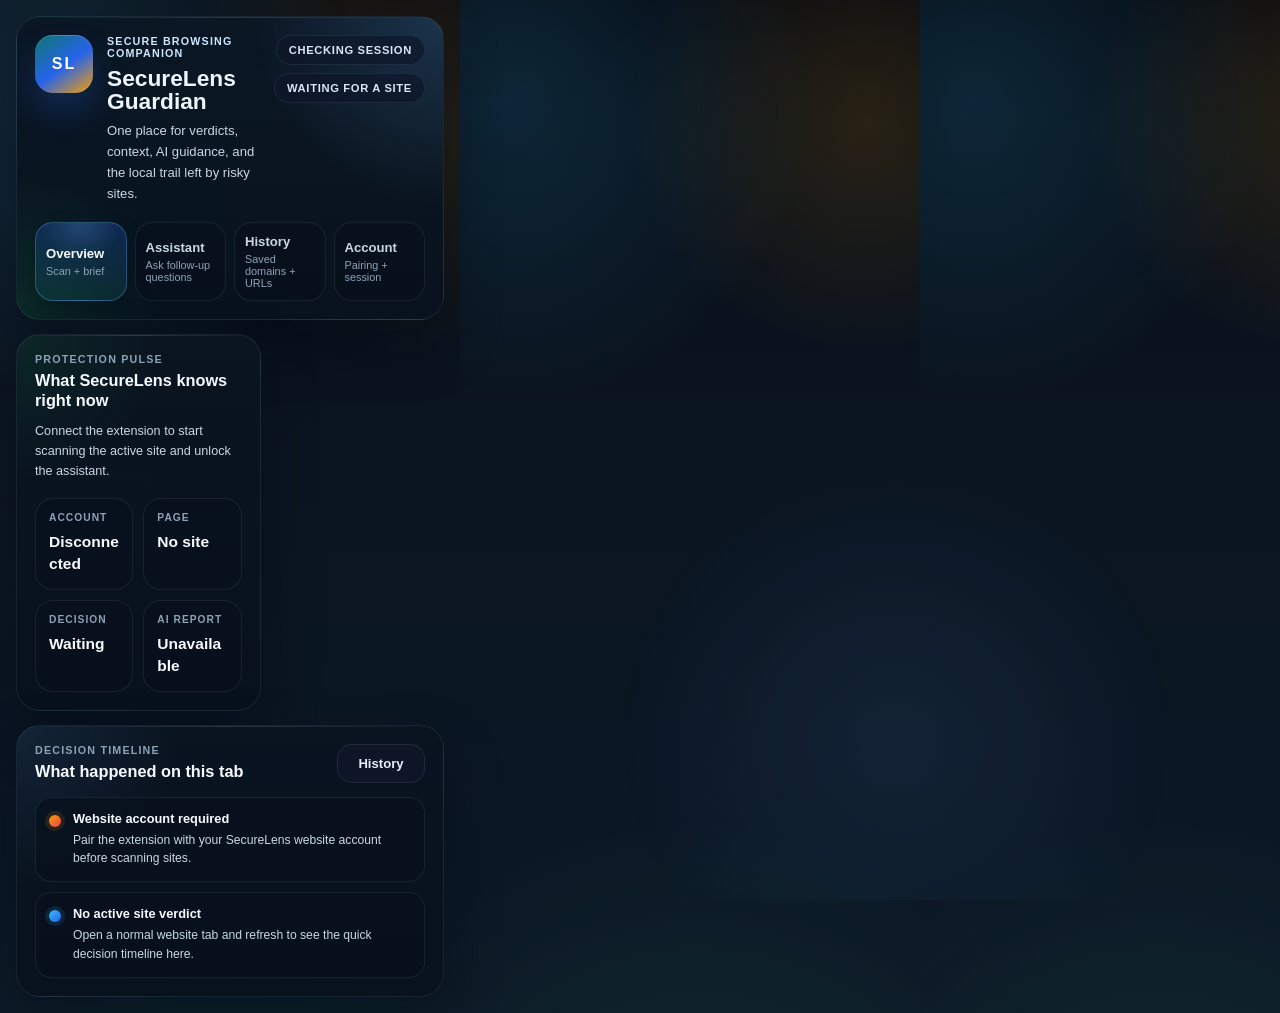
<file: SecureLens Guardian/popup.html>
<!DOCTYPE html>
<html lang="en">
  <head>
    <meta charset="UTF-8" />
    <meta name="viewport" content="width=device-width, initial-scale=1.0" />
    <title>SecureLens Guardian</title>
    <link rel="stylesheet" href="popup.css" />
  </head>
  <body>
    <main class="popup-shell">
      <header class="masthead card">
        <div class="masthead__top">
          <div class="brand-lockup">
            <div class="brand-mark">SL</div>
            <div class="brand-copy">
              <div class="label label--accent">Secure browsing companion</div>
              <h1>SecureLens Guardian</h1>
              <p>One place for verdicts, context, AI guidance, and the local trail left by risky sites.</p>
            </div>
          </div>

          <div class="masthead__status">
            <span class="status-badge status-badge--neutral" id="headerSessionBadge">Checking session</span>
            <span class="status-badge status-badge--neutral" id="headerPageBadge">Waiting for a site</span>
          </div>
        </div>

        <nav class="tab-strip" aria-label="SecureLens sections">
          <button class="tab-strip__btn is-active" data-tab-target="main">
            <span class="tab-strip__label">Overview</span>
            <span class="tab-strip__hint">Scan + brief</span>
          </button>
          <button class="tab-strip__btn" data-tab-target="assistant">
            <span class="tab-strip__label">Assistant</span>
            <span class="tab-strip__hint">Ask follow-up questions</span>
          </button>
          <button class="tab-strip__btn" data-tab-target="tree">
            <span class="tab-strip__label">History</span>
            <span class="tab-strip__hint">Saved domains + URLs</span>
          </button>
          <button class="tab-strip__btn" data-tab-target="account">
            <span class="tab-strip__label">Account</span>
            <span class="tab-strip__hint">Pairing + session</span>
          </button>
        </nav>
      </header>

      <section class="notice hidden" id="messageCard">
        <div class="notice__bar"></div>
        <div class="subtle" id="messageText"></div>
      </section>

      <section class="tab-panel" id="tab-main">
        <section class="overview-grid">
          <section class="card card--scan hidden" id="scanCard">
            <div class="card-head card-head--spread">
              <div>
                <div class="label">Active website</div>
                <div class="headline headline--strong" id="domainValue">-</div>
                <div class="subtle subtle--wrap" id="scanUrlValue">-</div>
              </div>
              <button class="btn btn--ghost btn--compact" id="refreshBtn">Refresh</button>
            </div>

            <div class="risk-hero verdict" id="verdictBox">
              <div class="risk-hero__score">
                <span class="risk-hero__value" id="verdictScore">--</span>
                <span class="risk-hero__caption">risk score</span>
              </div>

              <div class="risk-hero__copy">
                <div class="meta-strip">
                  <span class="meta-pill" id="scanStatePill">Waiting</span>
                  <span class="meta-pill meta-pill--soft" id="scanDetectionRatio">0 engines</span>
                </div>
                <div class="risk-hero__title" id="verdictLabel">Pending</div>
                <div class="subtle" id="verdictHelp">VirusTotal quick decision for the main domain</div>
              </div>
            </div>

            <div class="stats-grid">
              <div class="stat">
                <span class="stat__label">Malicious</span>
                <span class="stat__value" id="vtMalicious">0</span>
              </div>
              <div class="stat">
                <span class="stat__label">Suspicious</span>
                <span class="stat__value" id="vtSuspicious">0</span>
              </div>
              <div class="stat">
                <span class="stat__label">Harmless</span>
                <span class="stat__value" id="vtHarmless">0</span>
              </div>
              <div class="stat">
                <span class="stat__label">Engines</span>
                <span class="stat__value" id="vtTotal">0</span>
              </div>
            </div>

            <div class="action-bar">
              <button class="btn btn--secondary btn--wide" id="openReportBtn">Open Full AI Report</button>
              <button class="btn btn--ghost btn--wide" data-switch-tab="assistant">Ask AI About This Scan</button>
            </div>
          </section>

          <section class="card card--pulse" id="pulseCard">
            <div class="card-head">
              <div>
                <div class="label">Protection pulse</div>
                <div class="headline">What SecureLens knows right now</div>
              </div>
            </div>

            <p class="subtle pulse-copy" id="pulseSummary">
              Connect the extension to start scanning the active site and unlock the assistant.
            </p>

            <div class="pulse-grid">
              <div class="pulse-item">
                <span class="pulse-item__label">Account</span>
                <span class="pulse-item__value" id="pulseAccount">Disconnected</span>
              </div>
              <div class="pulse-item">
                <span class="pulse-item__label">Page</span>
                <span class="pulse-item__value" id="pulsePage">No site</span>
              </div>
              <div class="pulse-item">
                <span class="pulse-item__label">Decision</span>
                <span class="pulse-item__value" id="pulseDecision">Waiting</span>
              </div>
              <div class="pulse-item">
                <span class="pulse-item__label">AI report</span>
                <span class="pulse-item__value" id="pulseReport">Unavailable</span>
              </div>
            </div>
          </section>
        </section>

        <section class="card card--intel hidden" id="intelCard">
          <div class="card-head card-head--spread intel-head">
            <div>
              <div class="label">Threat brief</div>
              <div class="headline" id="intelHeadline">Threat context will appear here.</div>
            </div>
            <span class="confidence-pill confidence-pill--low" id="intelConfidence">Baseline confidence</span>
          </div>

          <p class="intel-summary" id="intelSummary">
            SecureLens will combine scan evidence and URL behavior patterns into a quick explanation.
          </p>

          <div class="intel-columns">
            <section class="intel-block">
              <div class="intel-block__label">Why this decision was made</div>
              <div class="signal-list" id="signalList">
                <div class="intel-empty">Signal details appear after the scan completes.</div>
              </div>
            </section>

            <section class="intel-block">
              <div class="intel-block__label">Best next step</div>
              <div class="action-list" id="actionList">
                <div class="intel-empty">Action guidance appears after the scan completes.</div>
              </div>
            </section>
          </div>

          <section class="intel-block intel-block--facts">
            <div class="intel-block__label">Site facts</div>
            <div class="fact-grid" id="factGrid">
              <div class="fact-card">
                <span class="fact-card__label">Status</span>
                <span class="fact-card__value">Awaiting scan</span>
              </div>
            </div>
          </section>

          <div class="ports-strip" id="portsSummary">Port enrichment runs in the background when available.</div>
        </section>

        <section class="card card--timeline" id="timelineCard">
          <div class="card-head card-head--spread">
            <div>
              <div class="label">Decision timeline</div>
              <div class="headline">What happened on this tab</div>
            </div>
            <button class="btn btn--ghost btn--compact" data-switch-tab="tree">History</button>
          </div>

          <div class="timeline-list" id="timelineList">
            <article class="timeline-item">
              <div class="timeline-item__dot"></div>
              <div class="timeline-item__copy">
                <div class="timeline-item__title">Waiting for context</div>
                <div class="timeline-item__meta">Open a website tab and connect your SecureLens account.</div>
              </div>
            </article>
          </div>
        </section>
      </section>

      <section class="tab-panel hidden" id="tab-assistant">
        <section class="card card--assistant-context" id="assistantContextCard">
          <div class="card-head card-head--spread">
            <div>
              <div class="label">Conversation context</div>
              <div class="headline" id="assistantHeadline">Ask SecureLens AI</div>
              <div class="subtle" id="assistantSummary">Chat becomes more useful after a completed quick scan.</div>
            </div>
            <span class="status-badge status-badge--neutral" id="assistantVerdictBadge">No scan yet</span>
          </div>

          <div class="assistant-fact-grid" id="assistantFactGrid">
            <div class="assistant-empty">Run a scan to populate the facts the assistant will use for follow-up questions.</div>
          </div>
        </section>

        <section class="card card--chat" id="chatCard">
          <div class="card-head card-head--spread">
            <div class="chat-heading">
              <div class="label">AI assistant</div>
              <div class="headline">Ask about this result</div>
              <div class="subtle" id="chatAvailabilityText">Finish a scan to ask for an explanation, risks, or next steps.</div>
            </div>
            <select id="providerSelect" class="provider-select"></select>
          </div>

          <div class="chat-log" id="chatLog">
            <div class="chat-empty" id="chatEmpty">Ask about the verdict, the detected risk, or what to do next.</div>
          </div>

          <div class="quick-prompts">
            <button class="prompt-chip" data-prompt="Is this site safe to use right now?">Safe now?</button>
            <button class="prompt-chip" data-prompt="What are the biggest risks here?">Biggest risks</button>
            <button class="prompt-chip" data-prompt="What should I do next?">Next step</button>
            <button class="prompt-chip" data-prompt="Explain this result in simple language.">Explain simply</button>
          </div>

          <form id="chatForm" class="chat-form">
            <input id="chatInput" type="text" placeholder="Ask about this scan..." autocomplete="off" />
            <button class="btn btn--primary" id="chatSendBtn" type="submit">Send</button>
          </form>
        </section>
      </section>

      <section class="tab-panel hidden" id="tab-tree">
        <section class="card card--history-tools">
          <div class="card-head card-head--spread">
            <div>
              <div class="label">Saved activity</div>
              <div class="headline">Local scan history</div>
              <div class="subtle history-copy">
                Search by domain, URL, or verdict, then reopen a page or jump back into a past report.
              </div>
            </div>
            <button class="btn btn--ghost btn--compact" id="historyRefreshBtn">Reload</button>
          </div>

          <div class="history-toolbar">
            <input
              id="historySearch"
              class="text-input"
              type="search"
              placeholder="Search domain, URL, or verdict"
              autocomplete="off"
            />
          </div>

          <div class="history-metrics">
            <div class="mini-stat">
              <span class="mini-stat__label">Domains</span>
              <span class="mini-stat__value" id="historyDomainCount">0</span>
            </div>
            <div class="mini-stat">
              <span class="mini-stat__label">Risky groups</span>
              <span class="mini-stat__value" id="historyRiskCount">0</span>
            </div>
            <div class="mini-stat">
              <span class="mini-stat__label">Saved URLs</span>
              <span class="mini-stat__value" id="historyVisitCount">0</span>
            </div>
          </div>
        </section>

        <section class="card card--tree">
          <div id="historyTree" class="history-tree">
            <div class="history-empty">No local extension history yet.</div>
          </div>
        </section>
      </section>

      <section class="tab-panel hidden" id="tab-account">
        <section class="account-layout">
          <section class="card card--account" id="accountCard">
            <div class="label">Account</div>
            <div class="headline" id="sessionHeadline">Checking session...</div>
            <div class="subtle" id="sessionSubtle">The extension needs a linked website account.</div>

            <div class="account-grid">
              <div class="account-stat">
                <span class="account-stat__label">Username</span>
                <span class="account-stat__value" id="accountUsername">-</span>
              </div>
              <div class="account-stat">
                <span class="account-stat__label">Email</span>
                <span class="account-stat__value" id="accountEmail">-</span>
              </div>
              <div class="account-stat">
                <span class="account-stat__label">Status</span>
                <span class="account-stat__value" id="accountStatus">Disconnected</span>
              </div>
            </div>

            <div class="actions actions--stack">
              <button class="btn btn--primary" id="connectBtn">Connect Website Account</button>
              <button class="btn btn--ghost hidden" id="disconnectBtn">Disconnect</button>
            </div>
          </section>

          <section class="card card--pairing hidden" id="pairingCard">
            <div class="label">Pairing</div>
            <div class="headline">Waiting for website approval</div>
            <p class="subtle" id="pairingStatus">
              Approve the browser extension request in the tab that just opened.
            </p>
          </section>
        </section>

        <section class="card card--help">
          <div class="label">How this works</div>
          <div class="help-list">
            <article class="help-item">
              <span class="help-item__title">1. Pair once</span>
              <span class="help-item__copy">Connect from your SecureLens website account so the extension can use your backend session.</span>
            </article>
            <article class="help-item">
              <span class="help-item__title">2. Browse normally</span>
              <span class="help-item__copy">The extension watches the active site, performs a quick scan, and can interrupt risky navigation.</span>
            </article>
            <article class="help-item">
              <span class="help-item__title">3. Review fast</span>
              <span class="help-item__copy">Use the overview for the verdict, the assistant for plain-language answers, and history for anything you want to revisit.</span>
            </article>
          </div>
        </section>
      </section>
    </main>

    <script src="shared-intel.js"></script>
    <script src="popup.js"></script>
  </body>
</html>
</file>
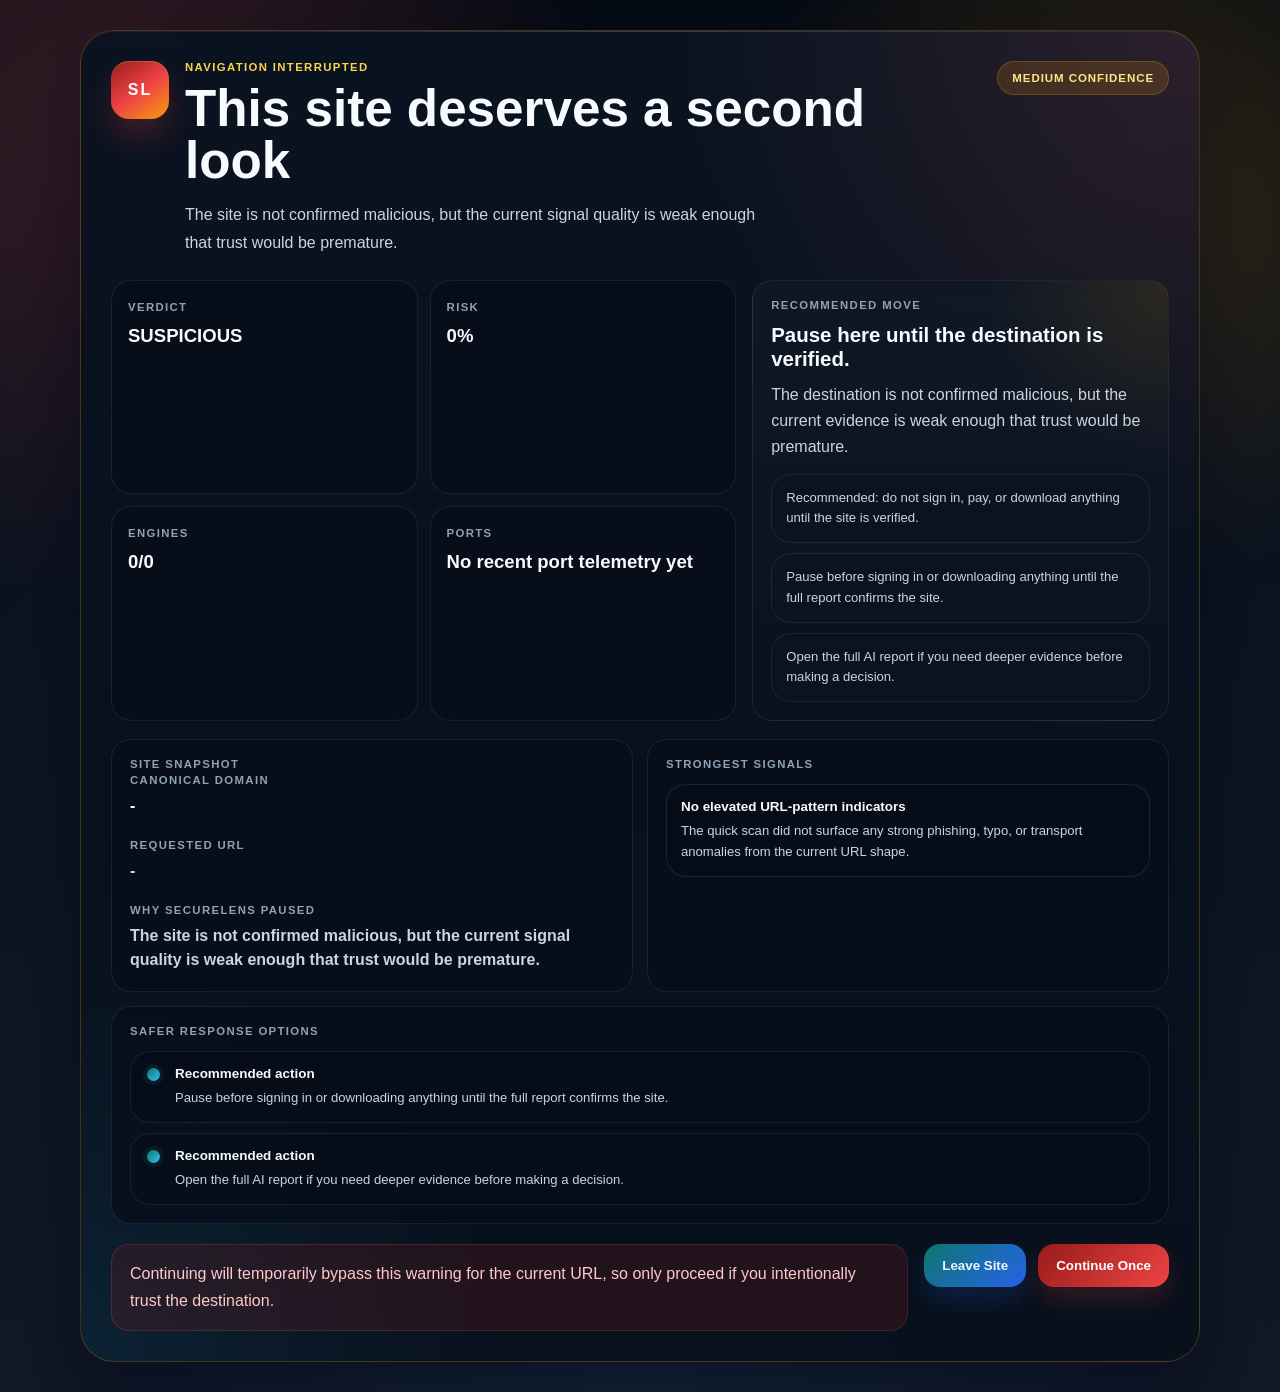
<file: SecureLens Guardian/warning.html>
<!doctype html>
<html lang="en">
  <head>
    <meta charset="UTF-8" />
    <meta name="viewport" content="width=device-width, initial-scale=1.0" />
    <title>SecureLens Warning</title>
    <link rel="stylesheet" href="warning.css" />
  </head>
  <body>
    <main class="warning-shell">
      <section class="warning-stage warning-card" id="warningCard">
        <header class="warning-masthead">
          <div class="brand-lockup">
            <div class="brand-mark">SL</div>
            <div class="brand-copy">
              <div class="eyebrow">Navigation interrupted</div>
              <h1 id="warningTitle">Review this site before continuing</h1>
              <p class="warning-copy" id="warningCopy">
                SecureLens found signals that deserve a second look before this page is trusted.
              </p>
            </div>
          </div>

          <span class="confidence-pill confidence-pill--low" id="confidenceValue">Baseline confidence</span>
        </header>

        <section class="warning-hero">
          <div class="summary-grid">
            <div class="summary-box">
              <span class="summary-label">Verdict</span>
              <span class="summary-value" id="verdictValue">-</span>
            </div>
            <div class="summary-box">
              <span class="summary-label">Risk</span>
              <span class="summary-value" id="riskValue">-</span>
            </div>
            <div class="summary-box">
              <span class="summary-label">Engines</span>
              <span class="summary-value" id="engineValue">-</span>
            </div>
            <div class="summary-box">
              <span class="summary-label">Ports</span>
              <span class="summary-value" id="portsValue">-</span>
            </div>
          </div>

          <aside class="decision-card">
            <div class="panel-label">Recommended move</div>
            <div class="decision-card__title" id="decisionHeadline">Leave this site until it is verified.</div>
            <p class="decision-card__copy" id="decisionCopy">
              Continuing temporarily bypasses this warning for the current URL, so only proceed if you intentionally trust the destination.
            </p>
            <div class="decision-points" id="decisionPoints">
              <div class="decision-point">Use the AI report if you need more evidence before deciding.</div>
            </div>
          </aside>
        </section>

        <section class="warning-grid">
          <section class="detail-panel">
            <div class="panel-label">Site snapshot</div>

            <div class="detail-row">
              <span class="detail-label">Canonical domain</span>
              <span class="detail-value" id="domainValue">-</span>
            </div>

            <div class="detail-row">
              <span class="detail-label">Requested URL</span>
              <span class="detail-value detail-value--url" id="urlValue">-</span>
            </div>

            <div class="detail-row">
              <span class="detail-label">Why SecureLens paused</span>
              <span class="detail-value detail-value--copy" id="summaryValue">-</span>
            </div>
          </section>

          <section class="detail-panel">
            <div class="panel-label">Strongest signals</div>
            <div class="signal-list" id="signalList">
              <div class="empty-state">SecureLens will list the strongest reasons here.</div>
            </div>
          </section>
        </section>

        <section class="response-panel">
          <div class="panel-label">Safer response options</div>
          <div class="action-list" id="actionList">
            <div class="empty-state">SecureLens will suggest safer next steps here.</div>
          </div>
        </section>

        <footer class="warning-footer">
          <div class="responsibility-note">
            Continuing will temporarily bypass this warning for the current URL, so only proceed if you intentionally trust the destination.
          </div>

          <div class="actions">
            <button class="btn btn--primary" id="backBtn">Leave Site</button>
            <button class="btn btn--secondary" id="reportBtn">Review AI Report</button>
            <button class="btn btn--danger" id="continueBtn">Continue Once</button>
          </div>
        </footer>
      </section>
    </main>

    <script src="shared-intel.js"></script>
    <script src="warning.js"></script>
  </body>
</html>
</file>
<file: SecureLens Guardian/popup.css>
:root {
  color-scheme: dark;
  font-family: "Segoe UI Variable", "Segoe UI", "Trebuchet MS", sans-serif;
  --bg-base: #071019;
  --bg-elevated: rgba(8, 18, 29, 0.9);
  --bg-card: rgba(10, 20, 33, 0.92);
  --bg-card-strong: rgba(11, 24, 38, 0.96);
  --border-soft: rgba(148, 163, 184, 0.12);
  --border-strong: rgba(148, 163, 184, 0.2);
  --text-main: #eef4fb;
  --text-soft: #cad6e4;
  --text-muted: #8ea2b7;
  --accent-blue: #67b7ff;
  --accent-cyan: #38bdf8;
  --accent-teal: #22c55e;
  --accent-amber: #f59e0b;
  --accent-red: #ef4444;
  --shadow-main: 0 24px 54px rgba(1, 8, 18, 0.42);
}

* {
  box-sizing: border-box;
}

html,
body {
  width: 460px;
  min-width: 460px;
}

body {
  margin: 0;
  min-height: 0;
  background:
    radial-gradient(circle at 12% 10%, rgba(56, 189, 248, 0.15), transparent 30%),
    radial-gradient(circle at 88% 12%, rgba(245, 158, 11, 0.14), transparent 24%),
    radial-gradient(circle at 52% 120%, rgba(34, 197, 94, 0.12), transparent 32%),
    linear-gradient(180deg, #050a12 0%, #0b1521 44%, #0c1827 100%);
  color: var(--text-main);
  overflow-x: hidden;
}

body::before {
  content: "";
  position: fixed;
  inset: 0;
  pointer-events: none;
  background:
    linear-gradient(130deg, rgba(148, 163, 184, 0.04), transparent 34%),
    radial-gradient(circle at 70% 82%, rgba(103, 183, 255, 0.08), transparent 24%);
}

.popup-shell {
  position: relative;
  width: 100%;
  min-height: 0;
  padding: 16px;
  display: flex;
  flex-direction: column;
  gap: 14px;
}

.card,
.notice {
  position: relative;
  overflow: hidden;
  border-radius: 24px;
  border: 1px solid var(--border-soft);
  background: linear-gradient(180deg, rgba(10, 20, 34, 0.96), rgba(8, 17, 28, 0.88));
  box-shadow: var(--shadow-main);
  backdrop-filter: blur(18px);
}

.card::before,
.notice::before {
  content: "";
  position: absolute;
  inset: 0 0 auto 0;
  height: 1px;
  background: linear-gradient(90deg, transparent, rgba(255, 255, 255, 0.14), transparent);
  pointer-events: none;
}

.card {
  padding: 18px;
}

.masthead {
  background:
    radial-gradient(circle at top right, rgba(103, 183, 255, 0.18), transparent 36%),
    radial-gradient(circle at bottom left, rgba(34, 197, 94, 0.14), transparent 28%),
    linear-gradient(180deg, rgba(11, 23, 36, 0.98), rgba(8, 18, 30, 0.92));
}

.masthead__top {
  display: flex;
  gap: 16px;
  justify-content: space-between;
  align-items: flex-start;
}

.brand-lockup {
  display: flex;
  gap: 14px;
  align-items: flex-start;
  min-width: 0;
}

.brand-mark {
  width: 58px;
  height: 58px;
  border-radius: 18px;
  display: grid;
  place-items: center;
  flex-shrink: 0;
  font-size: 1rem;
  font-weight: 900;
  letter-spacing: 0.12em;
  color: #ffffff;
  background: linear-gradient(145deg, #0f766e, #2563eb 52%, #f59e0b);
  box-shadow:
    0 18px 32px rgba(37, 99, 235, 0.24),
    inset 0 1px 0 rgba(255, 255, 255, 0.2);
}

.brand-copy {
  min-width: 0;
}

.brand-copy h1 {
  margin: 8px 0 0;
  font-size: 1.42rem;
  line-height: 1.02;
}

.brand-copy p {
  margin: 8px 0 0;
  font-size: 0.82rem;
  line-height: 1.58;
  color: var(--text-soft);
}

.masthead__status {
  display: flex;
  flex-direction: column;
  gap: 8px;
  align-items: flex-end;
  flex-shrink: 0;
}

.tab-strip {
  margin-top: 18px;
  display: grid;
  grid-template-columns: repeat(4, minmax(0, 1fr));
  gap: 8px;
}

.tab-strip__btn {
  border: 1px solid var(--border-soft);
  border-radius: 18px;
  background: rgba(7, 16, 27, 0.6);
  color: var(--text-soft);
  padding: 11px 10px;
  cursor: pointer;
  text-align: left;
  transition:
    transform 0.18s ease,
    border-color 0.18s ease,
    background 0.18s ease,
    box-shadow 0.18s ease;
}

.tab-strip__btn:hover {
  transform: translateY(-1px);
  border-color: rgba(103, 183, 255, 0.28);
}

.tab-strip__btn.is-active {
  background:
    radial-gradient(circle at top, rgba(103, 183, 255, 0.2), transparent 44%),
    linear-gradient(180deg, rgba(37, 99, 235, 0.24), rgba(15, 118, 110, 0.18));
  color: #f8fbff;
  border-color: rgba(103, 183, 255, 0.3);
  box-shadow: 0 12px 24px rgba(3, 10, 21, 0.24);
}

.tab-strip__label {
  display: block;
  font-size: 0.82rem;
  font-weight: 800;
}

.tab-strip__hint {
  display: block;
  margin-top: 4px;
  font-size: 0.68rem;
  color: var(--text-muted);
}

.notice {
  padding: 13px 14px;
  display: flex;
  gap: 12px;
  align-items: flex-start;
  background: linear-gradient(180deg, rgba(9, 20, 32, 0.96), rgba(8, 16, 27, 0.88));
}

.notice__bar {
  width: 4px;
  align-self: stretch;
  border-radius: 999px;
  background: linear-gradient(180deg, #38bdf8, #2563eb);
  flex-shrink: 0;
}

.tab-panel {
  display: flex;
  flex-direction: column;
  gap: 14px;
}

.overview-grid,
.account-layout {
  display: grid;
  grid-template-columns: minmax(0, 1.3fr) minmax(0, 0.9fr);
  gap: 14px;
}

.card--scan {
  background:
    radial-gradient(circle at top right, rgba(56, 189, 248, 0.12), transparent 34%),
    linear-gradient(180deg, rgba(11, 23, 37, 0.98), rgba(8, 17, 28, 0.92));
}

.card--pulse {
  background:
    radial-gradient(circle at top left, rgba(34, 197, 94, 0.1), transparent 32%),
    linear-gradient(180deg, rgba(10, 21, 33, 0.98), rgba(8, 17, 28, 0.92));
}

.card--intel {
  background:
    radial-gradient(circle at top right, rgba(245, 158, 11, 0.12), transparent 34%),
    linear-gradient(180deg, rgba(10, 22, 35, 0.98), rgba(8, 17, 29, 0.92));
}

.card--timeline {
  background:
    radial-gradient(circle at top left, rgba(103, 183, 255, 0.1), transparent 32%),
    linear-gradient(180deg, rgba(10, 20, 33, 0.98), rgba(8, 17, 28, 0.92));
}

.card--assistant-context,
.card--chat {
  background:
    radial-gradient(circle at top right, rgba(37, 99, 235, 0.12), transparent 32%),
    linear-gradient(180deg, rgba(10, 21, 35, 0.98), rgba(8, 17, 29, 0.92));
}

.card--history-tools,
.card--tree {
  background:
    radial-gradient(circle at top left, rgba(34, 197, 94, 0.08), transparent 30%),
    linear-gradient(180deg, rgba(10, 22, 34, 0.98), rgba(8, 17, 28, 0.92));
}

.card--account {
  background:
    radial-gradient(circle at top right, rgba(245, 158, 11, 0.12), transparent 30%),
    linear-gradient(180deg, rgba(11, 22, 35, 0.98), rgba(9, 18, 30, 0.92));
}

.card--pairing,
.card--help {
  background:
    radial-gradient(circle at top left, rgba(56, 189, 248, 0.09), transparent 30%),
    linear-gradient(180deg, rgba(10, 21, 33, 0.98), rgba(8, 17, 28, 0.92));
}

.card-head {
  display: flex;
  gap: 12px;
  align-items: flex-start;
}

.card-head--spread {
  justify-content: space-between;
}

.label {
  font-size: 0.67rem;
  text-transform: uppercase;
  letter-spacing: 0.11em;
  color: var(--text-muted);
  font-weight: 800;
}

.label--accent {
  color: #cde7ff;
}

.headline {
  margin-top: 6px;
  font-size: 1.02rem;
  font-weight: 800;
  color: #f8fbff;
  line-height: 1.18;
}

.headline--strong {
  font-size: 1.14rem;
}

.subtle {
  font-size: 0.79rem;
  line-height: 1.58;
  color: var(--text-soft);
}

.subtle--wrap {
  word-break: break-word;
}

.status-badge {
  display: inline-flex;
  align-items: center;
  justify-content: center;
  border-radius: 999px;
  padding: 8px 12px;
  font-size: 0.7rem;
  font-weight: 900;
  letter-spacing: 0.06em;
  text-transform: uppercase;
  border: 1px solid var(--border-soft);
  background: rgba(15, 23, 42, 0.72);
  color: var(--text-soft);
}

.status-badge--neutral {
  color: #d9e6f4;
}

.status-badge--connected,
.status-badge--safe {
  background: rgba(16, 185, 129, 0.14);
  border-color: rgba(16, 185, 129, 0.22);
  color: #bbf7d0;
}

.status-badge--warning {
  background: rgba(245, 158, 11, 0.14);
  border-color: rgba(245, 158, 11, 0.22);
  color: #fde68a;
}

.status-badge--danger {
  background: rgba(239, 68, 68, 0.14);
  border-color: rgba(239, 68, 68, 0.22);
  color: #fecaca;
}

.status-badge--pending {
  background: rgba(37, 99, 235, 0.14);
  border-color: rgba(96, 165, 250, 0.22);
  color: #bfdbfe;
}

.btn {
  border: 0;
  border-radius: 15px;
  padding: 11px 14px;
  font-size: 0.82rem;
  font-weight: 800;
  cursor: pointer;
  transition:
    transform 0.18s ease,
    opacity 0.18s ease,
    background 0.18s ease,
    box-shadow 0.18s ease,
    border-color 0.18s ease;
}

.btn:hover {
  transform: translateY(-1px);
}

.btn:disabled {
  opacity: 0.55;
  cursor: default;
  transform: none;
}

.btn--primary {
  color: #eff6ff;
  background: linear-gradient(135deg, #2563eb, #1d4ed8 54%, #0f766e);
  box-shadow: 0 12px 24px rgba(37, 99, 235, 0.18);
}

.btn--secondary {
  color: #ffffff;
  background: linear-gradient(135deg, #0f766e, #0f9f84);
  box-shadow: 0 12px 24px rgba(15, 118, 110, 0.16);
}

.btn--ghost {
  color: #e4edf7;
  background: rgba(15, 23, 42, 0.76);
  border: 1px solid rgba(148, 163, 184, 0.14);
}

.btn--compact {
  min-width: 88px;
  padding-inline: 12px;
}

.btn--wide {
  flex: 1;
}

.risk-hero {
  margin-top: 16px;
  display: flex;
  gap: 16px;
  align-items: center;
  padding: 16px;
  border-radius: 22px;
  border: 1px solid rgba(148, 163, 184, 0.12);
  background: linear-gradient(180deg, rgba(13, 22, 37, 0.8), rgba(9, 17, 29, 0.74));
}

.risk-hero__score {
  width: 102px;
  min-width: 102px;
  min-height: 102px;
  border-radius: 24px;
  display: grid;
  place-items: center;
  text-align: center;
  background: linear-gradient(180deg, rgba(7, 14, 24, 0.98), rgba(10, 17, 29, 0.86));
  border: 1px solid rgba(148, 163, 184, 0.12);
}

.risk-hero__value {
  display: block;
  font-size: 1.7rem;
  font-weight: 900;
  color: #ffffff;
}

.risk-hero__caption {
  display: block;
  margin-top: 4px;
  font-size: 0.67rem;
  font-weight: 800;
  letter-spacing: 0.09em;
  text-transform: uppercase;
  color: var(--text-muted);
}

.risk-hero__copy {
  min-width: 0;
}

.risk-hero__title {
  margin-top: 12px;
  font-size: 1.18rem;
  font-weight: 900;
  letter-spacing: 0.03em;
}

.meta-strip {
  display: flex;
  flex-wrap: wrap;
  gap: 8px;
}

.meta-pill {
  display: inline-flex;
  align-items: center;
  padding: 7px 11px;
  border-radius: 999px;
  font-size: 0.7rem;
  font-weight: 800;
  background: rgba(37, 99, 235, 0.15);
  border: 1px solid rgba(96, 165, 250, 0.18);
  color: #dbeafe;
}

.meta-pill--soft {
  background: rgba(15, 23, 42, 0.72);
  border-color: rgba(148, 163, 184, 0.12);
  color: #d2dce8;
}

.verdict--safe {
  background: linear-gradient(180deg, rgba(16, 185, 129, 0.16), rgba(9, 24, 20, 0.66));
  border-color: rgba(16, 185, 129, 0.24);
}

.verdict--suspicious {
  background: linear-gradient(180deg, rgba(245, 158, 11, 0.16), rgba(31, 22, 9, 0.66));
  border-color: rgba(245, 158, 11, 0.24);
}

.verdict--malicious {
  background: linear-gradient(180deg, rgba(239, 68, 68, 0.16), rgba(32, 12, 12, 0.68));
  border-color: rgba(239, 68, 68, 0.24);
}

.stats-grid,
.account-grid,
.history-metrics,
.pulse-grid,
.fact-grid,
.assistant-fact-grid {
  display: grid;
  grid-template-columns: repeat(2, minmax(0, 1fr));
  gap: 10px;
}

.stats-grid {
  margin-top: 16px;
}

.stat,
.account-stat,
.mini-stat,
.pulse-item,
.fact-card,
.assistant-fact,
.intel-block,
.history-group,
.help-item {
  border-radius: 18px;
  border: 1px solid var(--border-soft);
  background: rgba(9, 17, 29, 0.76);
}

.stat,
.account-stat,
.mini-stat,
.pulse-item,
.fact-card,
.assistant-fact {
  padding: 13px;
}

.stat__label,
.account-stat__label,
.mini-stat__label,
.pulse-item__label,
.fact-card__label,
.assistant-fact__label {
  display: block;
  font-size: 0.64rem;
  font-weight: 800;
  letter-spacing: 0.1em;
  text-transform: uppercase;
  color: var(--text-muted);
}

.stat__value,
.account-stat__value,
.mini-stat__value,
.pulse-item__value,
.fact-card__value,
.assistant-fact__value {
  display: block;
  margin-top: 8px;
  font-size: 0.97rem;
  font-weight: 900;
  color: #f8fbff;
  line-height: 1.45;
  word-break: break-word;
}

.pulse-copy {
  margin: 12px 0 16px;
}

.action-bar {
  margin-top: 16px;
  display: flex;
  gap: 10px;
  flex-wrap: wrap;
}

.intel-head {
  gap: 14px;
}

.confidence-pill {
  display: inline-flex;
  align-items: center;
  justify-content: center;
  padding: 8px 12px;
  border-radius: 999px;
  font-size: 0.69rem;
  font-weight: 900;
  letter-spacing: 0.06em;
  text-transform: uppercase;
  white-space: nowrap;
}

.confidence-pill--high {
  background: rgba(239, 68, 68, 0.16);
  color: #fecaca;
  border: 1px solid rgba(248, 113, 113, 0.22);
}

.confidence-pill--medium {
  background: rgba(245, 158, 11, 0.16);
  color: #fde68a;
  border: 1px solid rgba(251, 191, 36, 0.2);
}

.confidence-pill--low {
  background: rgba(37, 99, 235, 0.14);
  color: #bfdbfe;
  border: 1px solid rgba(96, 165, 250, 0.18);
}

.intel-summary {
  margin: 14px 0 0;
  color: #d8e3ef;
  line-height: 1.68;
  font-size: 0.83rem;
}

.intel-columns {
  margin-top: 16px;
  display: grid;
  grid-template-columns: repeat(2, minmax(0, 1fr));
  gap: 12px;
}

.intel-block {
  padding: 14px;
}

.intel-block--facts {
  margin-top: 12px;
}

.intel-block__label {
  font-size: 0.69rem;
  text-transform: uppercase;
  letter-spacing: 0.09em;
  color: var(--text-muted);
  font-weight: 800;
}

.signal-list,
.action-list,
.help-list {
  margin-top: 12px;
  display: flex;
  flex-direction: column;
  gap: 10px;
}

.signal-item,
.action-item,
.intel-empty,
.assistant-empty,
.chat-empty,
.history-empty,
.timeline-item {
  border-radius: 16px;
}

.signal-item,
.action-item {
  padding: 12px;
  border: 1px solid var(--border-soft);
  background: rgba(11, 20, 35, 0.84);
}

.signal-item--high {
  border-color: rgba(248, 113, 113, 0.24);
  background: linear-gradient(180deg, rgba(69, 10, 10, 0.48), rgba(10, 18, 31, 0.9));
}

.signal-item--medium {
  border-color: rgba(251, 191, 36, 0.2);
  background: linear-gradient(180deg, rgba(68, 28, 7, 0.42), rgba(10, 18, 31, 0.9));
}

.signal-item--low {
  border-color: rgba(96, 165, 250, 0.16);
}

.signal-item__title,
.action-item__title,
.help-item__title {
  display: block;
  font-size: 0.79rem;
  font-weight: 900;
  color: #f8fbff;
}

.signal-item__copy,
.action-item__copy,
.help-item__copy,
.intel-empty,
.assistant-empty,
.history-empty {
  display: block;
  margin-top: 6px;
  font-size: 0.77rem;
  line-height: 1.58;
  color: var(--text-soft);
}

.action-item {
  position: relative;
  padding-left: 40px;
}

.action-item::before {
  content: "";
  position: absolute;
  left: 14px;
  top: 14px;
  width: 14px;
  height: 14px;
  border-radius: 50%;
  background: linear-gradient(135deg, #0f766e, #38bdf8);
  box-shadow: 0 0 0 4px rgba(15, 118, 110, 0.14);
}

.intel-empty,
.assistant-empty,
.history-empty {
  padding: 14px;
  border: 1px dashed rgba(148, 163, 184, 0.14);
  background: rgba(9, 16, 29, 0.52);
}

.ports-strip {
  margin-top: 12px;
  padding: 12px 14px;
  border-radius: 16px;
  background: rgba(15, 23, 42, 0.72);
  border: 1px solid rgba(148, 163, 184, 0.1);
  color: #d7e2ef;
  font-size: 0.79rem;
  line-height: 1.58;
}

.timeline-list {
  margin-top: 14px;
  display: flex;
  flex-direction: column;
  gap: 10px;
}

.timeline-item {
  display: flex;
  gap: 12px;
  align-items: flex-start;
  padding: 13px;
  border: 1px solid var(--border-soft);
  background: rgba(8, 17, 29, 0.76);
}

.timeline-item__dot {
  width: 12px;
  height: 12px;
  margin-top: 4px;
  border-radius: 50%;
  flex-shrink: 0;
  background: linear-gradient(135deg, #38bdf8, #2563eb);
  box-shadow: 0 0 0 4px rgba(56, 189, 248, 0.12);
}

.timeline-item--warning .timeline-item__dot {
  background: linear-gradient(135deg, #f59e0b, #ef4444);
  box-shadow: 0 0 0 4px rgba(245, 158, 11, 0.12);
}

.timeline-item--success .timeline-item__dot {
  background: linear-gradient(135deg, #10b981, #14b8a6);
  box-shadow: 0 0 0 4px rgba(16, 185, 129, 0.12);
}

.timeline-item__title {
  font-size: 0.8rem;
  font-weight: 900;
  color: #f8fbff;
}

.timeline-item__meta {
  margin-top: 5px;
  font-size: 0.76rem;
  line-height: 1.55;
  color: var(--text-soft);
}

.provider-select,
.text-input,
.chat-form input {
  width: 100%;
  border: 1px solid rgba(148, 163, 184, 0.14);
  background: rgba(9, 18, 31, 0.82);
  color: var(--text-main);
  border-radius: 14px;
  padding: 11px 12px;
  outline: none;
}

.provider-select {
  width: auto;
  min-width: 164px;
}

.provider-select:focus,
.text-input:focus,
.chat-form input:focus {
  border-color: rgba(103, 183, 255, 0.34);
  box-shadow: 0 0 0 3px rgba(37, 99, 235, 0.12);
}

.chat-log {
  margin-top: 14px;
  max-height: 250px;
  overflow-y: auto;
  display: flex;
  flex-direction: column;
  gap: 10px;
  padding-right: 2px;
}

.chat-log::-webkit-scrollbar {
  width: 6px;
}

.chat-log::-webkit-scrollbar-thumb {
  background: rgba(148, 163, 184, 0.2);
  border-radius: 999px;
}

.chat-empty {
  padding: 28px 12px;
  border: 1px dashed rgba(148, 163, 184, 0.16);
  background: rgba(10, 17, 29, 0.48);
  text-align: center;
  color: var(--text-muted);
  font-size: 0.79rem;
  line-height: 1.55;
}

.chat-bubble {
  max-width: 88%;
  padding: 11px 13px;
  border-radius: 16px;
  line-height: 1.55;
  font-size: 0.81rem;
  white-space: pre-wrap;
}

.chat-bubble--user {
  align-self: flex-end;
  background: linear-gradient(135deg, rgba(37, 99, 235, 0.34), rgba(15, 118, 110, 0.2));
  border: 1px solid rgba(96, 165, 250, 0.18);
}

.chat-bubble--assistant {
  align-self: flex-start;
  background: rgba(11, 20, 35, 0.84);
  border: 1px solid rgba(148, 163, 184, 0.1);
}

.quick-prompts {
  display: flex;
  flex-wrap: wrap;
  gap: 8px;
  margin-top: 14px;
}

.prompt-chip {
  border: 1px solid rgba(148, 163, 184, 0.12);
  background: rgba(12, 20, 34, 0.76);
  color: #d7e3f1;
  border-radius: 999px;
  padding: 8px 11px;
  font-size: 0.74rem;
  font-weight: 700;
  cursor: pointer;
  transition:
    transform 0.16s ease,
    border-color 0.16s ease,
    background 0.16s ease;
}

.prompt-chip:hover {
  transform: translateY(-1px);
  border-color: rgba(103, 183, 255, 0.26);
  background: rgba(19, 31, 50, 0.86);
}

.chat-form {
  display: flex;
  gap: 8px;
  margin-top: 12px;
}

.card--chat.is-disabled {
  opacity: 0.9;
}

.card--chat.is-disabled .prompt-chip {
  opacity: 0.55;
  cursor: default;
  transform: none;
}

.card--chat.is-disabled .provider-select,
.card--chat.is-disabled .chat-form input {
  opacity: 0.72;
}

.history-copy {
  margin-top: 6px;
}

.history-toolbar {
  margin-top: 14px;
}

.history-metrics {
  margin-top: 14px;
  grid-template-columns: repeat(3, minmax(0, 1fr));
}

.history-tree {
  display: flex;
  flex-direction: column;
  gap: 10px;
}

.history-group {
  overflow: hidden;
}

.history-summary {
  list-style: none;
  cursor: pointer;
  padding: 14px;
  display: flex;
  gap: 10px;
  align-items: flex-start;
  justify-content: space-between;
}

.history-summary::-webkit-details-marker {
  display: none;
}

.history-summary-main {
  min-width: 0;
  display: flex;
  gap: 10px;
  align-items: flex-start;
}

.history-caret {
  width: 30px;
  height: 30px;
  border-radius: 11px;
  display: inline-flex;
  align-items: center;
  justify-content: center;
  background: rgba(7, 14, 25, 0.82);
  border: 1px solid rgba(148, 163, 184, 0.1);
  color: #d6e3f1;
  font-size: 0.88rem;
  flex-shrink: 0;
  transition: transform 0.18s ease, background 0.18s ease;
}

.history-group[open] .history-caret {
  transform: rotate(90deg);
  background: rgba(17, 31, 52, 0.9);
}

.history-summary-copy {
  min-width: 0;
  display: flex;
  flex-direction: column;
  gap: 4px;
}

.history-domain {
  font-size: 0.94rem;
  font-weight: 900;
  color: #f8fbff;
}

.history-root-url,
.history-visit-url {
  font-size: 0.74rem;
  color: #7dd3fc;
  word-break: break-word;
}

.history-meta,
.history-visit-meta {
  display: flex;
  flex-wrap: wrap;
  gap: 6px;
  font-size: 0.72rem;
  color: var(--text-muted);
}

.history-children {
  position: relative;
  padding: 0 14px 14px 22px;
  display: flex;
  flex-direction: column;
  gap: 8px;
}

.history-children::before {
  content: "";
  position: absolute;
  left: 12px;
  top: 0;
  bottom: 14px;
  width: 1px;
  background: linear-gradient(180deg, rgba(103, 183, 255, 0.24), rgba(148, 163, 184, 0.06));
}

.history-visit {
  position: relative;
  display: flex;
  gap: 8px;
  align-items: flex-start;
  justify-content: space-between;
  padding: 12px;
  border-radius: 16px;
  background: rgba(8, 17, 32, 0.78);
  border: 1px solid rgba(148, 163, 184, 0.1);
}

.history-visit::before {
  content: "";
  position: absolute;
  left: -10px;
  top: 19px;
  width: 10px;
  height: 1px;
  background: rgba(103, 183, 255, 0.24);
}

.history-visit-copy {
  min-width: 0;
  display: flex;
  flex-direction: column;
  gap: 4px;
}

.history-visit-path {
  font-size: 0.76rem;
  font-weight: 800;
  color: #f8fbff;
}

.history-actions {
  display: flex;
  gap: 6px;
  flex-wrap: wrap;
  justify-content: flex-end;
  flex-shrink: 0;
}

.icon-btn {
  min-width: 32px;
  height: 32px;
  padding: 0 10px;
  display: inline-flex;
  align-items: center;
  justify-content: center;
  border-radius: 11px;
  border: 1px solid rgba(148, 163, 184, 0.12);
  background: rgba(15, 23, 42, 0.72);
  color: #dce8f4;
  cursor: pointer;
  transition:
    transform 0.16s ease,
    border-color 0.16s ease,
    background 0.16s ease;
}

.icon-btn:hover {
  transform: translateY(-1px);
  border-color: rgba(103, 183, 255, 0.24);
}

.icon-btn--danger {
  color: #fda4af;
}

.icon-btn--accent {
  color: #bbf7d0;
}

.status-chip {
  display: inline-flex;
  align-items: center;
  padding: 4px 9px;
  border-radius: 999px;
  font-size: 0.67rem;
  font-weight: 900;
  text-transform: uppercase;
  letter-spacing: 0.06em;
}

.status-chip--safe {
  background: rgba(16, 185, 129, 0.14);
  color: #86efac;
}

.status-chip--suspicious {
  background: rgba(245, 158, 11, 0.14);
  color: #fcd34d;
}

.status-chip--malicious {
  background: rgba(239, 68, 68, 0.14);
  color: #fda4af;
}

.account-grid {
  margin: 14px 0 16px;
}

.account-stat:last-child {
  grid-column: 1 / -1;
}

.actions {
  display: flex;
  gap: 10px;
}

.actions--stack {
  flex-direction: column;
}

.help-item {
  padding: 14px;
}

.hidden {
  display: none !important;
}

@media (max-width: 560px) {
  .popup-shell {
    padding: 12px;
  }

  .masthead__top,
  .overview-grid,
  .account-layout,
  .intel-columns,
  .chat-form {
    grid-template-columns: 1fr;
    flex-direction: column;
  }

  .masthead__status {
    width: 100%;
    align-items: stretch;
  }

  .tab-strip {
    grid-template-columns: repeat(2, minmax(0, 1fr));
  }

  .risk-hero,
  .card-head--spread {
    flex-direction: column;
  }

  .stats-grid,
  .fact-grid,
  .assistant-fact-grid,
  .account-grid {
    grid-template-columns: 1fr;
  }

  .history-metrics {
    grid-template-columns: 1fr;
  }

  .provider-select,
  .btn--wide,
  .chat-form .btn {
    width: 100%;
  }

  .history-actions {
    justify-content: flex-start;
  }
}
</file>
<file: SecureLens Guardian/warning.css>
:root {
  color-scheme: dark;
  font-family: "Segoe UI Variable", "Segoe UI", "Trebuchet MS", sans-serif;
  --bg-main: #07111d;
  --bg-card: rgba(9, 18, 31, 0.92);
  --bg-card-strong: rgba(11, 23, 36, 0.96);
  --border-soft: rgba(148, 163, 184, 0.12);
  --text-main: #f7fbff;
  --text-soft: #c9d5e3;
  --text-muted: #90a2b7;
}

* {
  box-sizing: border-box;
}

body {
  margin: 0;
  min-height: 100vh;
  background:
    radial-gradient(circle at 10% 10%, rgba(239, 68, 68, 0.2), transparent 28%),
    radial-gradient(circle at 88% 14%, rgba(245, 158, 11, 0.18), transparent 24%),
    radial-gradient(circle at 50% 110%, rgba(56, 189, 248, 0.1), transparent 34%),
    linear-gradient(180deg, #050b14, #0c1522 48%, #111827 100%);
  color: var(--text-main);
}

body::before {
  content: "";
  position: fixed;
  inset: 0;
  pointer-events: none;
  background:
    linear-gradient(135deg, rgba(148, 163, 184, 0.04), transparent 30%),
    radial-gradient(circle at 72% 82%, rgba(56, 189, 248, 0.08), transparent 22%);
}

.warning-shell {
  min-height: 100vh;
  display: grid;
  place-items: center;
  padding: 30px 18px;
}

.warning-stage {
  width: min(1120px, 100%);
}

.warning-card {
  position: relative;
  overflow: hidden;
  border-radius: 34px;
  padding: 30px;
  border: 1px solid rgba(248, 113, 113, 0.22);
  background:
    radial-gradient(circle at top right, rgba(248, 113, 113, 0.14), transparent 30%),
    radial-gradient(circle at bottom left, rgba(56, 189, 248, 0.1), transparent 24%),
    linear-gradient(180deg, rgba(10, 19, 33, 0.98), rgba(8, 16, 28, 0.94));
  box-shadow:
    0 32px 80px rgba(2, 6, 23, 0.5),
    inset 0 1px 0 rgba(255, 255, 255, 0.04);
  backdrop-filter: blur(16px);
}

.warning-card::before {
  content: "";
  position: absolute;
  inset: 0 0 auto 0;
  height: 1px;
  background: linear-gradient(90deg, transparent, rgba(255, 255, 255, 0.14), transparent);
  pointer-events: none;
}

.warning-masthead {
  display: flex;
  justify-content: space-between;
  gap: 16px;
  align-items: flex-start;
}

.brand-lockup {
  display: flex;
  gap: 16px;
  align-items: flex-start;
  min-width: 0;
}

.brand-mark {
  width: 58px;
  height: 58px;
  border-radius: 18px;
  display: grid;
  place-items: center;
  flex-shrink: 0;
  font-size: 1rem;
  font-weight: 900;
  letter-spacing: 0.12em;
  color: #ffffff;
  background: linear-gradient(145deg, #991b1b, #ef4444 52%, #f59e0b);
  box-shadow:
    0 18px 32px rgba(239, 68, 68, 0.22),
    inset 0 1px 0 rgba(255, 255, 255, 0.18);
}

.brand-copy {
  min-width: 0;
}

.eyebrow,
.panel-label,
.summary-label,
.detail-label {
  font-size: 0.71rem;
  font-weight: 900;
  text-transform: uppercase;
  letter-spacing: 0.12em;
}

.eyebrow {
  color: #fda4af;
}

h1 {
  margin: 10px 0 0;
  font-size: clamp(2rem, 4vw, 3.2rem);
  line-height: 1.02;
}

.warning-copy {
  margin: 14px 0 0;
  max-width: 66ch;
  line-height: 1.7;
  color: var(--text-soft);
  font-size: 1rem;
}

.confidence-pill {
  display: inline-flex;
  align-items: center;
  justify-content: center;
  padding: 10px 14px;
  border-radius: 999px;
  font-size: 0.72rem;
  font-weight: 900;
  letter-spacing: 0.08em;
  text-transform: uppercase;
  white-space: nowrap;
}

.confidence-pill--high {
  background: rgba(239, 68, 68, 0.16);
  color: #fecaca;
  border: 1px solid rgba(248, 113, 113, 0.22);
}

.confidence-pill--medium {
  background: rgba(245, 158, 11, 0.16);
  color: #fde68a;
  border: 1px solid rgba(251, 191, 36, 0.2);
}

.confidence-pill--low {
  background: rgba(37, 99, 235, 0.14);
  color: #bfdbfe;
  border: 1px solid rgba(96, 165, 250, 0.18);
}

.warning-hero {
  margin-top: 24px;
  display: grid;
  grid-template-columns: minmax(0, 1.35fr) minmax(320px, 0.9fr);
  gap: 16px;
}

.summary-grid {
  display: grid;
  grid-template-columns: repeat(2, minmax(0, 1fr));
  gap: 12px;
}

.summary-box,
.detail-panel,
.response-panel,
.decision-card,
.signal-item,
.action-item,
.empty-state,
.decision-point {
  border-radius: 20px;
  border: 1px solid var(--border-soft);
  background: rgba(7, 14, 25, 0.74);
}

.summary-box {
  padding: 16px;
}

.summary-label,
.detail-label,
.panel-label {
  color: var(--text-muted);
}

.summary-value {
  display: block;
  margin-top: 10px;
  font-size: 1.16rem;
  font-weight: 900;
}

.decision-card {
  padding: 18px;
  background:
    radial-gradient(circle at top right, rgba(245, 158, 11, 0.12), transparent 30%),
    linear-gradient(180deg, rgba(16, 24, 38, 0.96), rgba(11, 18, 30, 0.9));
}

.decision-card__title {
  margin-top: 12px;
  font-size: 1.28rem;
  font-weight: 900;
  line-height: 1.2;
}

.decision-card__copy {
  margin: 10px 0 0;
  color: var(--text-soft);
  line-height: 1.62;
}

.decision-points {
  margin-top: 14px;
  display: flex;
  flex-direction: column;
  gap: 10px;
}

.decision-point {
  padding: 13px 14px;
  background: rgba(12, 20, 33, 0.88);
  color: var(--text-soft);
  font-size: 0.82rem;
  line-height: 1.58;
}

.warning-grid {
  margin-top: 18px;
  display: grid;
  grid-template-columns: repeat(2, minmax(0, 1fr));
  gap: 14px;
}

.detail-panel,
.response-panel {
  padding: 18px;
}

.detail-row + .detail-row {
  margin-top: 16px;
}

.detail-value {
  display: block;
  margin-top: 6px;
  font-size: 1rem;
  font-weight: 800;
  line-height: 1.55;
  color: var(--text-main);
}

.detail-value--url,
.detail-value--copy {
  color: var(--text-soft);
  font-weight: 700;
  word-break: break-word;
}

.signal-list,
.action-list {
  margin-top: 14px;
  display: flex;
  flex-direction: column;
  gap: 10px;
}

.signal-item,
.action-item,
.empty-state {
  padding: 14px;
}

.signal-item--high {
  border-color: rgba(248, 113, 113, 0.22);
  background: linear-gradient(180deg, rgba(69, 10, 10, 0.48), rgba(10, 18, 31, 0.92));
}

.signal-item--medium {
  border-color: rgba(251, 191, 36, 0.18);
  background: linear-gradient(180deg, rgba(67, 20, 7, 0.42), rgba(10, 18, 31, 0.92));
}

.signal-item--low {
  border-color: rgba(96, 165, 250, 0.16);
}

.signal-item__title,
.action-item__title {
  display: block;
  font-size: 0.84rem;
  font-weight: 900;
  color: var(--text-main);
}

.signal-item__copy,
.action-item__copy,
.empty-state {
  display: block;
  margin-top: 6px;
  font-size: 0.82rem;
  line-height: 1.6;
  color: var(--text-soft);
}

.action-item {
  position: relative;
  padding-left: 44px;
}

.action-item::before {
  content: "";
  position: absolute;
  left: 16px;
  top: 16px;
  width: 13px;
  height: 13px;
  border-radius: 50%;
  background: linear-gradient(135deg, #0f766e, #38bdf8);
  box-shadow: 0 0 0 4px rgba(15, 118, 110, 0.14);
}

.response-panel {
  margin-top: 14px;
}

.warning-footer {
  margin-top: 20px;
  display: flex;
  gap: 16px;
  align-items: flex-start;
  justify-content: space-between;
}

.responsibility-note {
  flex: 1;
  padding: 16px 18px;
  border-radius: 18px;
  background: rgba(127, 29, 29, 0.22);
  border: 1px solid rgba(248, 113, 113, 0.16);
  color: #fecaca;
  line-height: 1.65;
}

.actions {
  display: flex;
  flex-wrap: wrap;
  gap: 12px;
  justify-content: flex-end;
}

.btn {
  border: 0;
  border-radius: 16px;
  padding: 14px 18px;
  font-weight: 900;
  cursor: pointer;
  transition:
    transform 0.18s ease,
    opacity 0.18s ease,
    background 0.18s ease,
    box-shadow 0.18s ease;
}

.btn:hover {
  transform: translateY(-1px);
}

.btn--primary {
  background: linear-gradient(135deg, #0f766e, #2563eb);
  color: #eff6ff;
  box-shadow: 0 12px 24px rgba(37, 99, 235, 0.18);
}

.btn--secondary {
  background: rgba(30, 41, 59, 0.9);
  color: #e2e8f0;
  border: 1px solid rgba(148, 163, 184, 0.14);
}

.btn--danger {
  background: linear-gradient(135deg, #991b1b, #ef4444);
  color: white;
  box-shadow: 0 12px 24px rgba(239, 68, 68, 0.18);
}

.btn.hidden {
  display: none;
}

.warning-card[data-verdict="suspicious"] {
  border-color: rgba(245, 158, 11, 0.24);
}

.warning-card[data-verdict="suspicious"] .eyebrow {
  color: #fcd34d;
}

.warning-card[data-verdict="safe"] {
  border-color: rgba(16, 185, 129, 0.22);
}

.warning-card[data-verdict="safe"] .eyebrow {
  color: #86efac;
}

@media (max-width: 920px) {
  .warning-hero,
  .warning-grid,
  .warning-footer {
    grid-template-columns: 1fr;
    flex-direction: column;
  }

  .actions {
    justify-content: flex-start;
  }
}

@media (max-width: 640px) {
  .warning-card {
    padding: 22px;
    border-radius: 26px;
  }

  .warning-masthead {
    flex-direction: column;
  }

  .brand-lockup {
    flex-direction: column;
  }

  .summary-grid,
  .warning-grid {
    grid-template-columns: 1fr;
  }

  .actions {
    width: 100%;
    flex-direction: column;
  }

  .btn {
    width: 100%;
  }
}
</file>
